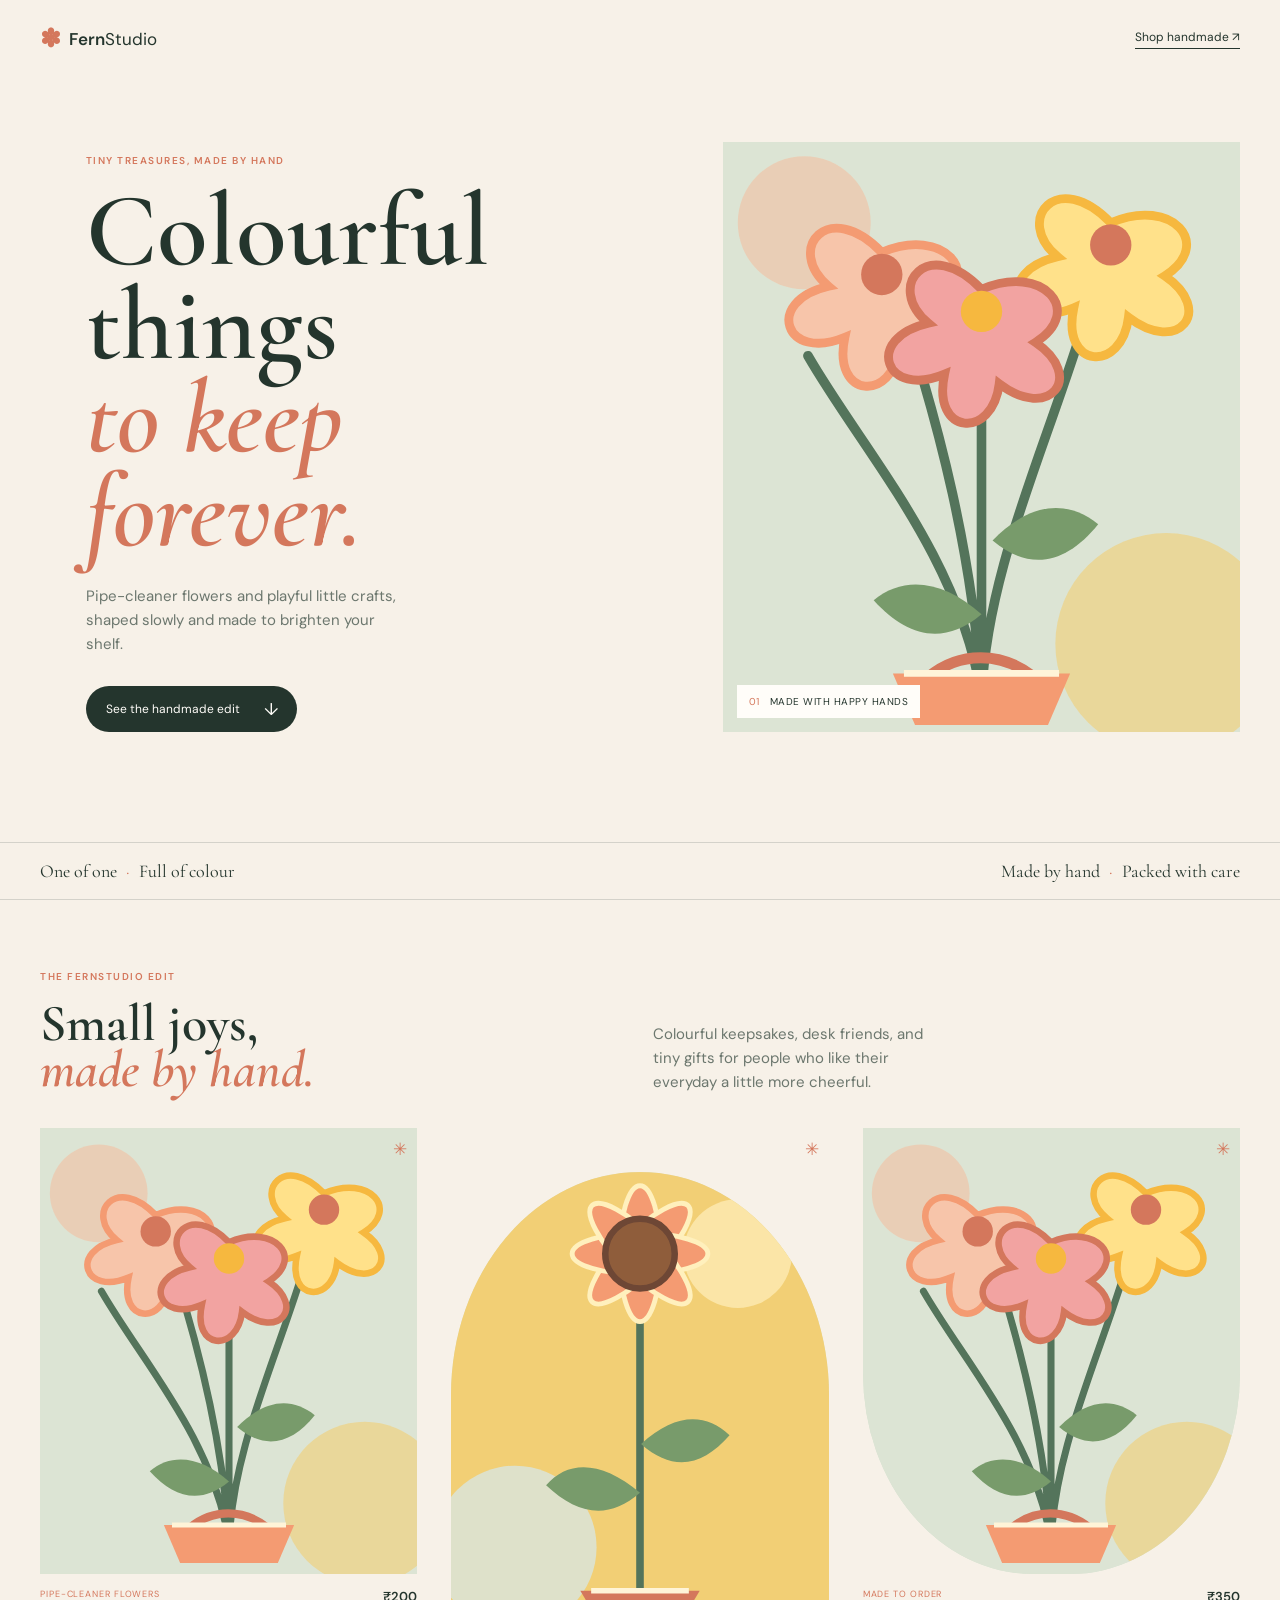
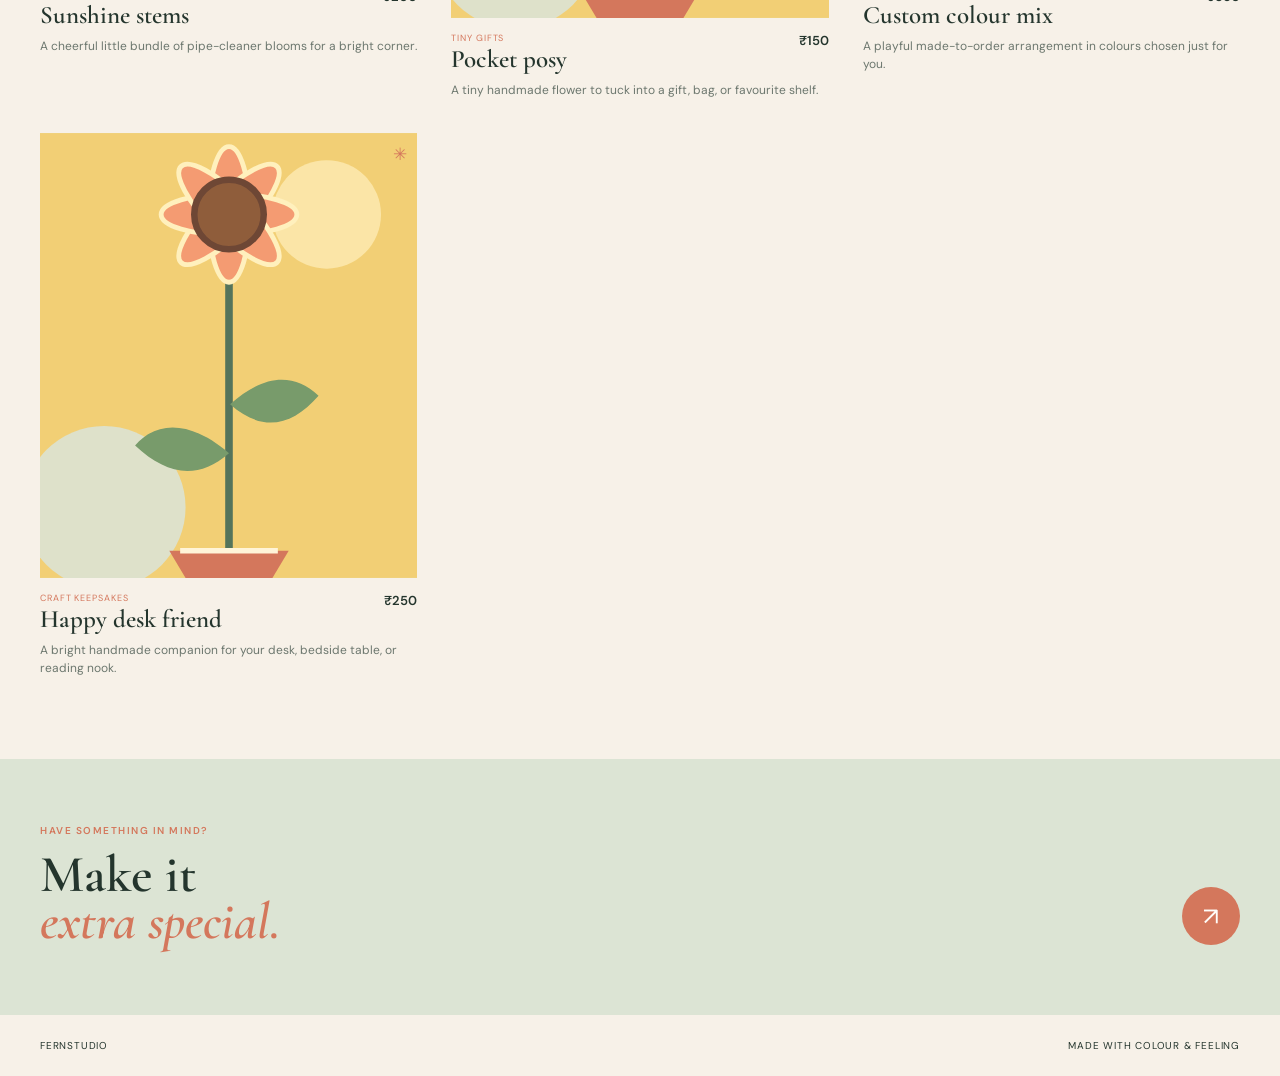
<file: index.html>
<!DOCTYPE html>
<html lang="en">
<head>
    <meta charset="UTF-8">
    <meta name="viewport" content="width=device-width, initial-scale=1.0">
    <meta http-equiv="refresh" content="0; url=frontend/">
    <title>FernStudio</title>
</head>
<body>
    <p>Opening FernStudio...</p>
    <script>
        window.location.replace('frontend/');
    </script>
</body>
</html>
</file>
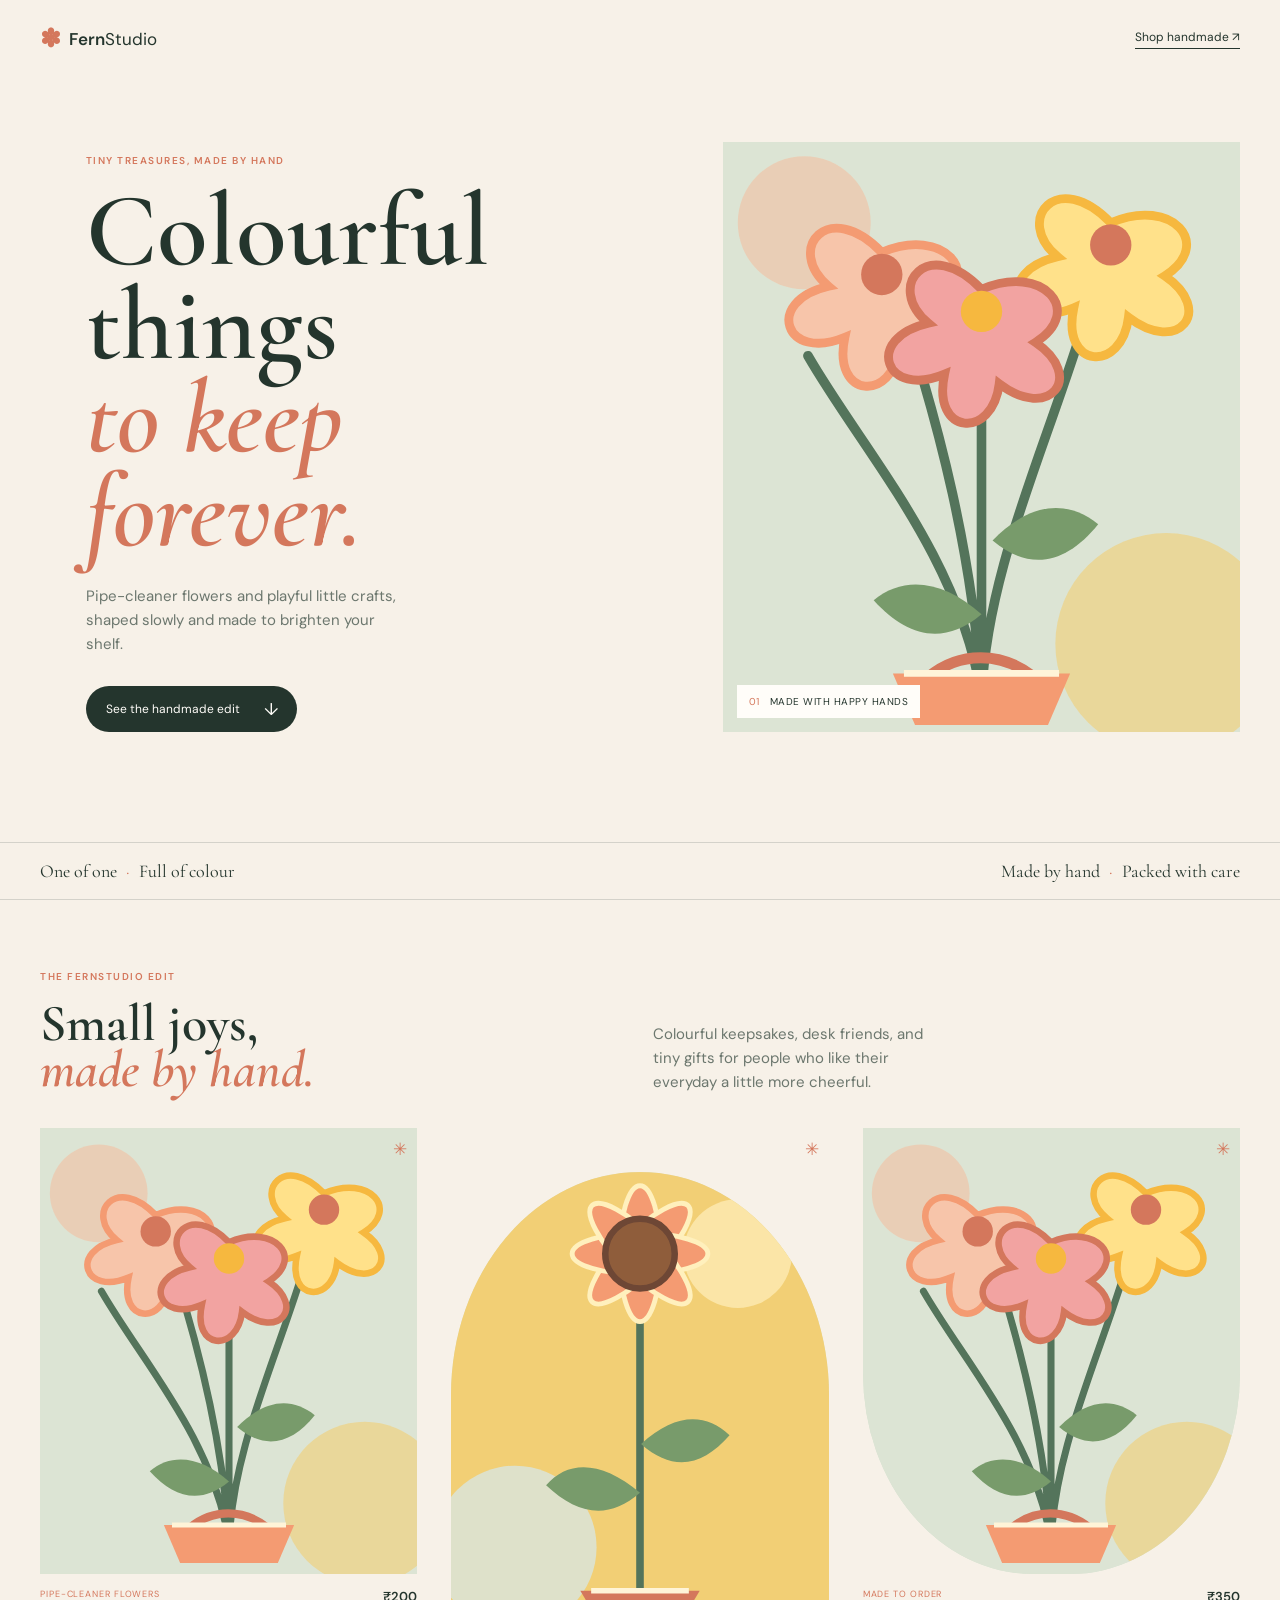
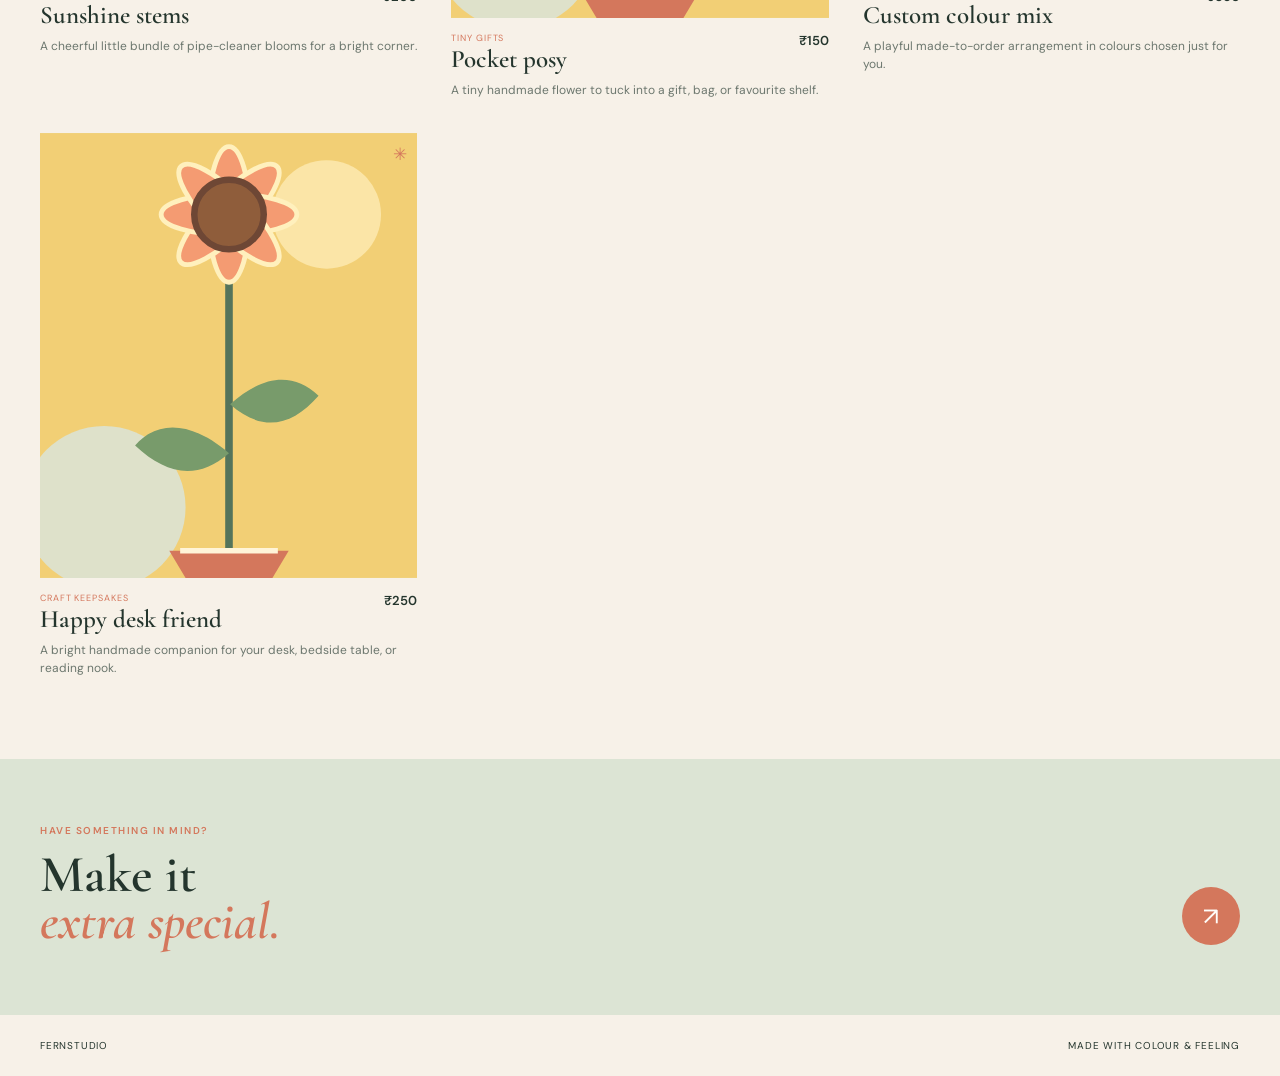
<file: frontend/index.html>
<!DOCTYPE html>
<html lang="en">
<head>
    <meta charset="UTF-8">
    <meta name="viewport" content="width=device-width, initial-scale=1.0">
    <meta name="theme-color" content="#f7f1e8">
    <link rel="preconnect" href="https://fonts.googleapis.com">
    <link rel="preconnect" href="https://fonts.gstatic.com" crossorigin>
    <link href="https://fonts.googleapis.com/css2?family=Cormorant+Garamond:wght@500;600;700&family=DM+Sans:wght@400;500;600&display=swap" rel="stylesheet">
    <title>FernStudio | Handmade pipe-cleaner crafts</title>
    <link rel="stylesheet" href="style.css?v=2">
</head>
<body>

    <header class="site-header">
        <a class="brand" href="./" aria-label="FernStudio home"><span class="brand-mark" aria-hidden="true">✽</span><span>Fern<span>Studio</span></span></a>
        <a class="header-link" href="#collection">Shop handmade <span aria-hidden="true">↗</span></a>
    </header>

    <main>
        <section class="hero" aria-labelledby="hero-title">
            <div class="hero-copy">
                <p class="eyebrow">Tiny treasures, made by hand</p>
                <h1 id="hero-title">Colourful things<br><em>to keep forever.</em></h1>
                <p class="hero-intro">Pipe-cleaner flowers and playful little crafts, shaped slowly and made to brighten your shelf.</p>
                <a class="primary-button" href="#collection">See the handmade edit <span aria-hidden="true">↓</span></a>
            </div>
            <div class="hero-image-wrap">
                <img class="hero-image" src="images/pipe-cleaner-bouquet.svg" alt="Colourful pipe-cleaner flowers in a handmade bouquet">
                <p class="hero-note"><span>01</span> Made with happy hands</p>
            </div>
        </section>

        <section class="promise" aria-label="FernStudio promise">
            <p>One of one <span>·</span> Full of colour</p>
            <p>Made by hand <span>·</span> Packed with care</p>
        </section>

        <section class="collection" id="collection" aria-labelledby="collection-title">
            <div class="section-heading"><div><p class="eyebrow">The FernStudio edit</p><h2 id="collection-title">Small joys,<br><em>made by hand.</em></h2></div><p class="section-description">Colourful keepsakes, desk friends, and tiny gifts for people who like their everyday a little more cheerful.</p></div>
            <div id="portfolio-container" class="portfolio-grid" aria-live="polite"><p id="status-message">Arranging the handmade edit...</p></div>
        </section>

        <section class="closing-banner" aria-label="Custom craft requests"><div><p class="eyebrow">Have something in mind?</p><h2>Make it<br><em>extra special.</em></h2></div><a class="circle-button" href="mailto:hello@fernstudio.com" aria-label="Email FernStudio">↗</a></section>
    </main>

    <footer class="site-footer"><span>FernStudio</span><span>Made with colour &amp; feeling</span></footer>

    <script src="script.js?v=2"></script>
</body>
</html>
</file>
<file: frontend/style.css>
:root {
    --ink: #24352d;
    --muted: #6c776e;
    --paper: #f7f1e8;
    --cream: #fffdf9;
    --sage: #dce4d4;
    --coral: #d4775c;
    --line: rgba(36, 53, 45, 0.16);
}

* { box-sizing: border-box; }
html { scroll-behavior: smooth; }
body { margin: 0; color: var(--ink); background: var(--paper); font-family: "DM Sans", sans-serif; font-size: 15px; }
a { color: inherit; text-decoration: none; }
.site-header, .hero, .collection, .promise, .closing-banner, .site-footer { margin-left: auto; margin-right: auto; max-width: 1280px; }
.site-header { align-items: center; display: flex; justify-content: space-between; padding: 22px 20px; }
.brand { align-items: center; display: flex; font-size: 17px; font-weight: 600; gap: 8px; }
.brand > span:last-child span { font-weight: 400; }
.brand-mark { color: var(--coral); font-size: 25px; line-height: 1; }
.header-link { border-bottom: 1px solid var(--ink); font-size: 12px; padding-bottom: 3px; }
.hero { display: grid; gap: 30px; padding: 34px 20px 72px; }
.hero-copy { padding-top: 12px; }
.eyebrow { color: var(--coral); font-size: 10px; font-weight: 600; letter-spacing: .15em; margin: 0 0 18px; text-transform: uppercase; }
h1, h2 { font-family: "Cormorant Garamond", Georgia, serif; font-weight: 600; letter-spacing: 0; line-height: .9; margin: 0; }
h1 { font-size: clamp(56px, 16vw, 104px); }
h1 em, h2 em { color: var(--coral); font-style: italic; }
.hero-intro { color: var(--muted); font-size: 15px; line-height: 1.6; margin: 24px 0 30px; max-width: 310px; }
.primary-button { align-items: center; background: var(--ink); border-radius: 30px; color: var(--cream); display: inline-flex; font-size: 12px; gap: 24px; padding: 15px 18px 15px 20px; transition: background .2s ease, transform .2s ease; }
.primary-button:hover { background: var(--coral); transform: translateY(-2px); }
.primary-button span { font-size: 17px; line-height: 10px; }
.hero-image-wrap { position: relative; }
.hero-image { aspect-ratio: 1 / 1.14; display: block; object-fit: cover; width: 100%; }
.hero-note { align-items: center; background: var(--cream); bottom: 14px; display: flex; font-size: 10px; gap: 10px; left: 14px; letter-spacing: .05em; margin: 0; padding: 10px 12px; position: absolute; text-transform: uppercase; }
.hero-note span { color: var(--coral); }
.promise { border-bottom: 1px solid var(--line); border-top: 1px solid var(--line); display: flex; flex-wrap: wrap; gap: 8px 20px; justify-content: space-between; padding: 17px 20px; }
.promise p { font-family: "Cormorant Garamond", Georgia, serif; font-size: 18px; margin: 0; }
.promise span { color: var(--coral); padding: 0 5px; }
.collection { padding: 70px 20px 82px; }
.section-heading { display: grid; gap: 25px; margin-bottom: 34px; }
.section-heading h2, .closing-banner h2 { font-size: 52px; }
.section-description { color: var(--muted); line-height: 1.6; margin: 0; max-width: 300px; }
.portfolio-grid { display: grid; gap: 26px; grid-template-columns: repeat(2, minmax(0, 1fr)); }
.portfolio-card { min-width: 0; position: relative; }
.portfolio-card::after { color: var(--coral); content: "✳"; font-size: 17px; position: absolute; right: 10px; top: 10px; }
.portfolio-image { aspect-ratio: 1 / 1.18; background: var(--sage); display: block; object-fit: cover; transition: transform .35s ease; width: 100%; }
.portfolio-card:hover .portfolio-image { transform: rotate(1deg) scale(1.02); }
.portfolio-content { padding: 14px 0 0; }
.portfolio-header { align-items: flex-start; display: flex; gap: 8px; justify-content: space-between; }
.portfolio-title { font-family: "Cormorant Garamond", Georgia, serif; font-size: 25px; line-height: 1; margin: 3px 0 0; }
.portfolio-tag { color: var(--coral); display: block; font-size: 9px; letter-spacing: .1em; text-transform: uppercase; }
.portfolio-price { font-size: 13px; font-weight: 600; white-space: nowrap; }
.portfolio-description { color: var(--muted); font-size: 12px; line-height: 1.5; margin: 9px 0 0; }
.portfolio-card:nth-child(3n + 2) .portfolio-image { border-radius: 50% 50% 0 0; }
.portfolio-card:nth-child(3n) .portfolio-image { border-radius: 0 0 45% 45%; }
#status-message { color: var(--muted); grid-column: 1 / -1; margin: 10px 0; }
.closing-banner { align-items: flex-end; background: var(--sage); display: flex; justify-content: space-between; padding: 42px 20px 45px; }
.closing-banner .eyebrow { margin-bottom: 15px; }
.circle-button { align-items: center; background: var(--coral); border-radius: 50%; color: var(--cream); display: flex; font-size: 25px; height: 58px; justify-content: center; width: 58px; }
.site-footer { display: flex; font-size: 10px; justify-content: space-between; letter-spacing: .08em; padding: 24px 20px; text-transform: uppercase; }
@media (min-width: 700px) {
    .site-header { padding: 26px 40px; }
    .hero { align-items: center; gap: 9%; grid-template-columns: 1fr .9fr; padding: 65px 40px 110px; }
    .hero-copy { padding-left: 8%; }
    .promise, .collection, .site-footer { padding-left: 40px; padding-right: 40px; }
    .section-heading { align-items: end; grid-template-columns: 1fr 1fr; }
    .portfolio-grid { grid-template-columns: repeat(3, minmax(0, 1fr)); gap: 34px; }
    .portfolio-card:nth-child(3n + 2) { padding-top: 44px; }
    .closing-banner { padding: 65px 40px 70px; }
}
</file>
